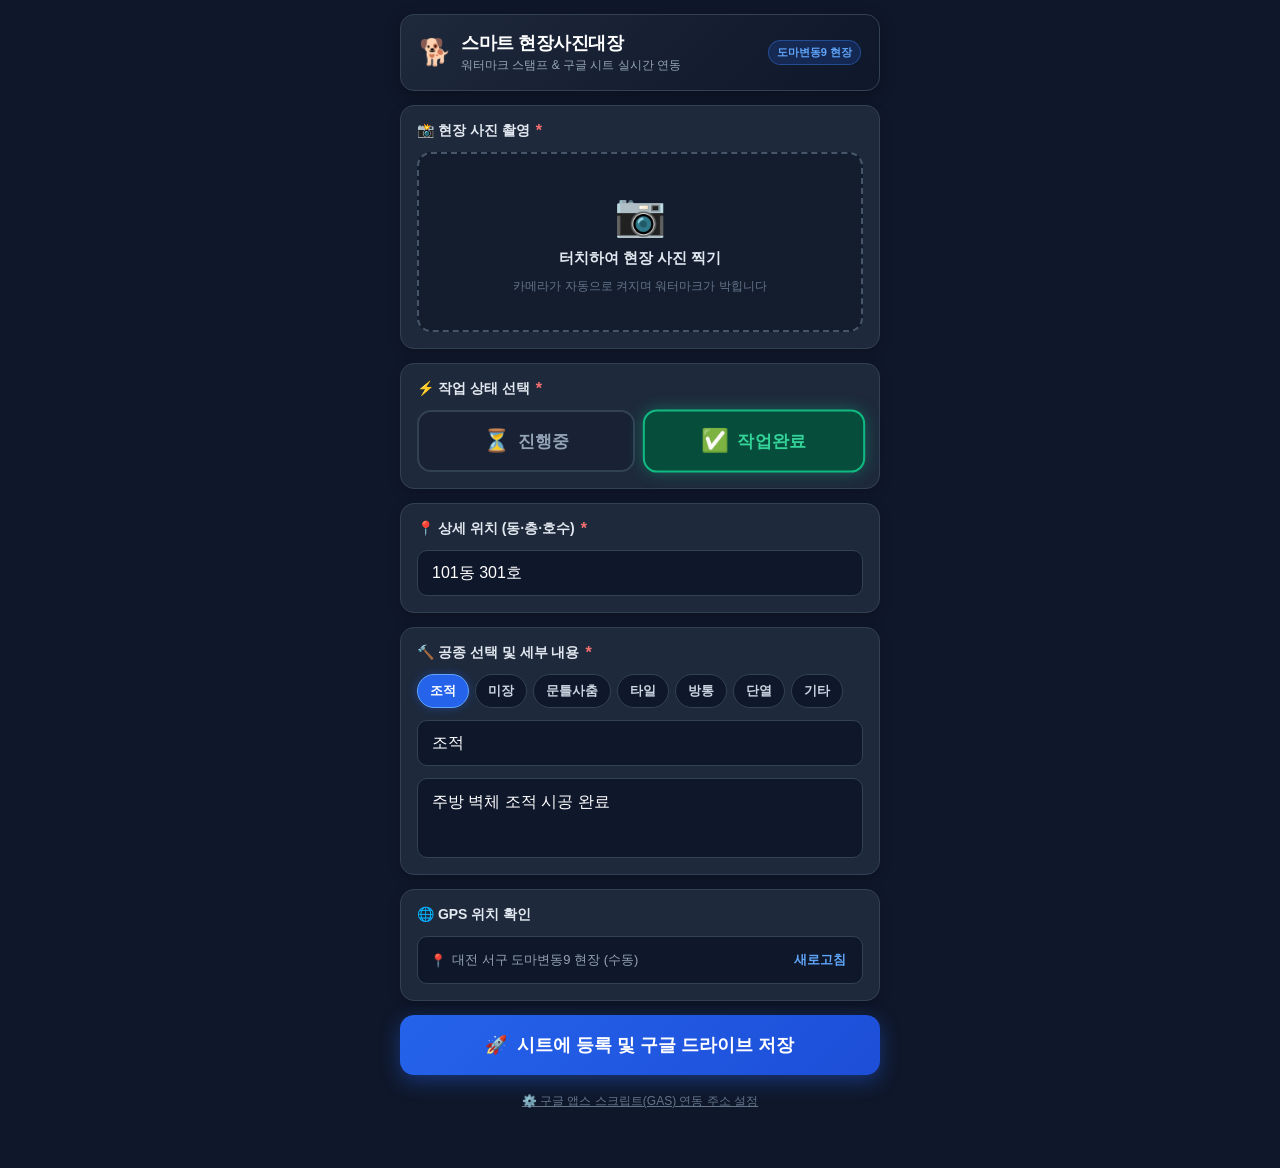
<file: 모바일_스마트_현장사진대장/index.html>
<!DOCTYPE html>
<html lang="ko">
<head>
  <meta charset="UTF-8">
  <meta name="viewport" content="width=device-width, initial-scale=1.0, maximum-scale=1.0, user-scalable=no">
  <title>🐕 뽀삐 스마트 현장사진대장 (모바일 현장용)</title>
  <style>
    :root {
      --primary: #2563eb;
      --primary-hover: #1d4ed8;
      --bg: #0f172a;
      --surface: #1e293b;
      --surface-border: #334155;
      --text: #f8fafc;
      --text-muted: #94a3b8;
      --success: #10b981;
      --success-bg: #064e3b;
      --warning: #f59e0b;
      --warning-bg: #78350f;
      --danger: #ef4444;
      --radius: 14px;
    }

    * {
      box-sizing: border-box;
      margin: 0;
      padding: 0;
      -webkit-tap-highlight-color: transparent;
      font-family: -apple-system, BlinkMacSystemFont, "Apple SD Gothic Neo", "Pretendard", Roboto, "Noto Sans KR", sans-serif;
    }

    body {
      background-color: var(--bg);
      color: var(--text);
      min-height: 100vh;
      padding: 14px;
      display: flex;
      flex-direction: column;
      align-items: center;
    }

    .container {
      width: 100%;
      max-width: 480px;
      display: flex;
      flex-direction: column;
      gap: 14px;
      padding-bottom: 40px;
    }

    /* 상단 헤더 */
    .header {
      background: linear-gradient(135deg, #1e293b, #0f172a);
      border: 1px solid var(--surface-border);
      border-radius: var(--radius);
      padding: 16px 18px;
      display: flex;
      align-items: center;
      justify-content: space-between;
      box-shadow: 0 4px 16px rgba(0,0,0,0.3);
    }
    .header-title {
      display: flex;
      align-items: center;
      gap: 10px;
    }
    .header-icon {
      font-size: 26px;
    }
    .header-text h1 {
      font-size: 18px;
      font-weight: 800;
      color: #fff;
      letter-spacing: -0.5px;
    }
    .header-text p {
      font-size: 12px;
      color: var(--text-muted);
      margin-top: 2px;
    }
    .gas-badge {
      background: rgba(37, 99, 235, 0.2);
      border: 1px solid rgba(59, 130, 246, 0.4);
      color: #60a5fa;
      font-size: 11px;
      font-weight: 700;
      padding: 4px 8px;
      border-radius: 20px;
    }

    /* 카드 공통 */
    .card {
      background: var(--surface);
      border: 1px solid var(--surface-border);
      border-radius: var(--radius);
      padding: 16px;
      display: flex;
      flex-direction: column;
      gap: 12px;
      box-shadow: 0 4px 12px rgba(0,0,0,0.2);
    }
    .card-label {
      font-size: 14px;
      font-weight: 700;
      color: #e2e8f0;
      display: flex;
      align-items: center;
      gap: 6px;
    }
    .card-label .req {
      color: #f87171;
      font-size: 16px;
    }

    /* 1. 작업 상태 큰 터치 버튼 */
    .status-group {
      display: grid;
      grid-template-columns: 1fr 1fr;
      gap: 10px;
    }
    .btn-status {
      display: flex;
      align-items: center;
      justify-content: center;
      gap: 8px;
      padding: 16px 8px;
      border-radius: var(--radius);
      border: 2px solid var(--surface-border);
      background: #182234;
      color: var(--text-muted);
      font-size: 17px;
      font-weight: 800;
      cursor: pointer;
      transition: all 0.15s ease;
      touch-action: manipulation;
    }
    .btn-status .icon {
      font-size: 22px;
    }
    /* 진행중 선택 */
    .btn-status[data-status="진행"].active {
      background: var(--warning-bg);
      border-color: var(--warning);
      color: #fbbf24;
      box-shadow: 0 0 16px rgba(245, 158, 11, 0.4);
      transform: scale(1.02);
    }
    /* 작업완료 선택 */
    .btn-status[data-status="완료"].active {
      background: var(--success-bg);
      border-color: var(--success);
      color: #34d399;
      box-shadow: 0 0 16px rgba(16, 185, 129, 0.4);
      transform: scale(1.02);
    }

    /* 2. 입력 인풋 스타일 */
    .input-field {
      width: 100%;
      background: #0f172a;
      border: 1.5px solid var(--surface-border);
      border-radius: 10px;
      padding: 13px 14px;
      font-size: 16px;
      color: #fff;
      outline: none;
      transition: border-color 0.2s;
    }
    .input-field:focus {
      border-color: var(--primary);
      box-shadow: 0 0 0 2px rgba(37,99,235,0.25);
    }
    .input-field::placeholder {
      color: #64748b;
      font-size: 14px;
    }
    textarea.input-field {
      resize: none;
      height: 80px;
    }

    /* 공종 빠른 선택 칩 */
    .trade-chips {
      display: flex;
      flex-wrap: wrap;
      gap: 6px;
    }
    .trade-chip {
      background: #0f172a;
      border: 1px solid #334155;
      padding: 7px 12px;
      border-radius: 20px;
      font-size: 13px;
      font-weight: 600;
      color: #cbd5e1;
      cursor: pointer;
      transition: all 0.15s;
    }
    .trade-chip.active {
      background: var(--primary);
      border-color: #60a5fa;
      color: #fff;
      box-shadow: 0 0 10px rgba(37,99,235,0.4);
    }

    /* GPS 위치 표시 박스 */
    .gps-box {
      background: #0f172a;
      border: 1px solid #334155;
      border-radius: 10px;
      padding: 10px 12px;
      display: flex;
      align-items: center;
      justify-content: space-between;
      font-size: 13px;
      color: #94a3b8;
    }
    .gps-text {
      display: flex;
      align-items: center;
      gap: 6px;
      overflow: hidden;
      text-overflow: ellipsis;
      white-space: nowrap;
    }
    .btn-refresh-gps {
      background: transparent;
      border: none;
      color: #60a5fa;
      font-size: 13px;
      font-weight: 700;
      cursor: pointer;
      padding: 4px;
    }

    /* 3. 사진 촬영 영역 */
    .photo-area {
      border: 2px dashed #475569;
      border-radius: var(--radius);
      padding: 16px;
      display: flex;
      flex-direction: column;
      align-items: center;
      justify-content: center;
      gap: 10px;
      background: #131d2e;
      cursor: pointer;
      position: relative;
      overflow: hidden;
      min-height: 180px;
    }
    .photo-area:active {
      background: #1a273e;
      border-color: var(--primary);
    }
    .photo-icon {
      font-size: 42px;
    }
    .photo-prompt {
      font-size: 15px;
      font-weight: 700;
      color: #e2e8f0;
      text-align: center;
    }
    .photo-sub {
      font-size: 12px;
      color: #64748b;
    }

    /* 워터마크 미리보기 캔버스/이미지 */
    #previewWrapper {
      display: none;
      width: 100%;
      flex-direction: column;
      gap: 8px;
    }
    #previewImg {
      width: 100%;
      border-radius: 10px;
      border: 1px solid var(--surface-border);
      box-shadow: 0 4px 12px rgba(0,0,0,0.4);
      display: block;
    }
    .btn-retake {
      background: #334155;
      color: #f1f5f9;
      border: none;
      padding: 9px;
      border-radius: 8px;
      font-size: 13px;
      font-weight: 700;
      cursor: pointer;
      display: flex;
      align-items: center;
      justify-content: center;
      gap: 6px;
    }

    /* 4. 최종 전송 큰 버튼 */
    .btn-submit {
      width: 100%;
      background: linear-gradient(135deg, #2563eb, #1d4ed8);
      color: #fff;
      border: none;
      border-radius: var(--radius);
      padding: 18px;
      font-size: 18px;
      font-weight: 800;
      cursor: pointer;
      display: flex;
      align-items: center;
      justify-content: center;
      gap: 10px;
      box-shadow: 0 6px 20px rgba(37, 99, 235, 0.4);
      transition: all 0.2s;
      touch-action: manipulation;
    }
    .btn-submit:disabled {
      background: #334155;
      color: #64748b;
      box-shadow: none;
      cursor: not-allowed;
    }
    .btn-submit:active:not(:disabled) {
      transform: scale(0.98);
    }

    /* 로딩 모달 */
    .modal-overlay {
      position: fixed;
      top: 0; left: 0; right: 0; bottom: 0;
      background: rgba(0,0,0,0.75);
      backdrop-filter: blur(4px);
      display: none;
      align-items: center;
      justify-content: center;
      z-index: 1000;
      padding: 20px;
    }
    .modal-box {
      background: #1e293b;
      border: 1px solid #475569;
      border-radius: 18px;
      padding: 24px;
      width: 100%;
      max-width: 380px;
      display: flex;
      flex-direction: column;
      align-items: center;
      gap: 14px;
      text-align: center;
    }
    .spinner {
      width: 48px;
      height: 48px;
      border: 4px solid #334155;
      border-top-color: #3b82f6;
      border-radius: 50%;
      animation: spin 0.8s linear infinite;
    }
    @keyframes spin {
      to { transform: rotate(360deg); }
    }
    .modal-title {
      font-size: 17px;
      font-weight: 800;
      color: #fff;
    }
    .modal-desc {
      font-size: 13px;
      color: #94a3b8;
      line-height: 1.4;
    }

    /* 설정(GAS URL) 접이식 */
    .settings-bar {
      font-size: 12px;
      color: #64748b;
      text-align: center;
      cursor: pointer;
      text-decoration: underline;
      padding: 4px;
    }
    #settingsArea {
      display: none;
      background: #1e293b;
      border: 1px solid #334155;
      border-radius: 10px;
      padding: 12px;
      gap: 8px;
      flex-direction: column;
    }
  </style>
</head>
<body>

  <div class="container">
    <!-- 헤더 -->
    <header class="header">
      <div class="header-title">
        <span class="header-icon">🐕</span>
        <div class="header-text">
          <h1>스마트 현장사진대장</h1>
          <p>워터마크 스탬프 & 구글 시트 실시간 연동</p>
        </div>
      </div>
      <span class="gas-badge">도마변동9 현장</span>
    </header>

    <!-- 1. 사진 촬영 및 워터마크 미리보기 -->
    <div class="card">
      <div class="card-label">
        <span>📸 현장 사진 촬영</span>
        <span class="req">*</span>
      </div>

      <input type="file" id="cameraInput" accept="image/*" capture="environment" style="display:none;">

      <div class="photo-area" id="photoDropArea" onclick="document.getElementById('cameraInput').click()">
        <span class="photo-icon">📷</span>
        <span class="photo-prompt">터치하여 현장 사진 찍기</span>
        <span class="photo-sub">카메라가 자동으로 켜지며 워터마크가 박힙니다</span>
      </div>

      <!-- 워터마크 합성 미리보기 -->
      <div id="previewWrapper">
        <img id="previewImg" alt="워터마크 미리보기">
        <button type="button" class="btn-retake" onclick="document.getElementById('cameraInput').click()">
          🔄 사진 다시 찍기
        </button>
      </div>

      <!-- 숨겨진 워터마크 합성 캔버스 -->
      <canvas id="watermarkCanvas" style="display:none;"></canvas>
    </div>

    <!-- 2. 작업 상태 (큰 버튼) -->
    <div class="card">
      <div class="card-label">
        <span>⚡ 작업 상태 선택</span>
        <span class="req">*</span>
      </div>
      <div class="status-group">
        <button type="button" class="btn-status" data-status="진행" onclick="selectStatus('진행')">
          <span class="icon">⏳</span> 진행중
        </button>
        <button type="button" class="btn-status active" data-status="완료" onclick="selectStatus('완료')">
          <span class="icon">✅</span> 작업완료
        </button>
      </div>
    </div>

    <!-- 3. 상세 위치 수기 입력 (동·호수) -->
    <div class="card">
      <div class="card-label">
        <span>📍 상세 위치 (동·층·호수)</span>
        <span class="req">*</span>
      </div>
      <input type="text" id="detailLocation" class="input-field" 
             placeholder="예: 101동 301호 (또는 103동 지하1층)" 
             value="101동 301호" oninput="updateWatermarkIfImageExists()">
    </div>

    <!-- 4. 공종 선택 및 세부 작업 내용 -->
    <div class="card">
      <div class="card-label">
        <span>🔨 공종 선택 및 세부 내용</span>
        <span class="req">*</span>
      </div>

      <!-- 빠른 공종 칩 -->
      <div class="trade-chips">
        <span class="trade-chip active" onclick="selectTrade('조적')">조적</span>
        <span class="trade-chip" onclick="selectTrade('미장')">미장</span>
        <span class="trade-chip" onclick="selectTrade('문틀사춤')">문틀사춤</span>
        <span class="trade-chip" onclick="selectTrade('타일')">타일</span>
        <span class="trade-chip" onclick="selectTrade('방통')">방통</span>
        <span class="trade-chip" onclick="selectTrade('단열')">단열</span>
        <span class="trade-chip" onclick="selectTrade('기타')">기타</span>
      </div>

      <input type="text" id="tradeInput" class="input-field" 
             placeholder="공종 직접 입력 (예: 문틀사춤)" value="조적"
             oninput="updateWatermarkIfImageExists()">

      <textarea id="workDesc" class="input-field" 
                placeholder="세부 작업 내용 및 부위를 적어주세요&#10;(예: 안방/거실 조적 쌓기 완료, 줄눈 검측 대기)"
                oninput="updateWatermarkIfImageExists()">주방 벽체 조적 시공 완료</textarea>
    </div>

    <!-- 5. GPS 위치 확인 -->
    <div class="card">
      <div class="card-label">
        <span>🌐 GPS 위치 확인</span>
      </div>
      <div class="gps-box">
        <div class="gps-text">
          <span>📍</span>
          <span id="gpsAddressText">위치 정보 수신 중...</span>
        </div>
        <button type="button" class="btn-refresh-gps" onclick="fetchGPSLocation()">새로고침</button>
      </div>
    </div>

    <!-- 6. 최종 전송 버튼 -->
    <button type="button" id="btnSubmit" class="btn-submit" onclick="submitPhotoRecord()">
      <span>🚀</span>
      <span>시트에 등록 및 구글 드라이브 저장</span>
    </button>

    <!-- 설정(GAS 웹앱 URL 변경) -->
    <span class="settings-bar" onclick="toggleSettings()">⚙️ 구글 앱스 스크립트(GAS) 연동 주소 설정</span>
    <div id="settingsArea">
      <label style="font-size:12px; color:#cbd5e1;">구글 앱스 스크립트 웹앱 URL (배포 주소):</label>
      <input type="text" id="gasUrlInput" class="input-field" style="font-size:12px; padding:8px;"
             placeholder="https://script.google.com/macros/s/.../exec">
      <button type="button" class="btn-retake" onclick="saveGasUrl()">설정 주소 저장</button>
    </div>
  </div>

  <!-- 전송 중 로딩 모달 -->
  <div id="loadingModal" class="modal-overlay">
    <div class="modal-box">
      <div class="spinner"></div>
      <div class="modal-title" id="modalTitle">사진 워터마크 처리 및 전송 중...</div>
      <div class="modal-desc" id="modalDesc">구글 드라이브에 사진을 저장하고<br>현장관리대장 시트에 등록하고 있습니다.</div>
    </div>
  </div>

  <!-- 완료 알림 모달 -->
  <div id="successModal" class="modal-overlay">
    <div class="modal-box">
      <div style="font-size:48px;">🎉</div>
      <div class="modal-title" style="color:#34d399;">등록 완료!</div>
      <div class="modal-desc" id="successDesc">구글 시트와 현장 대시보드에<br>성공적으로 저장되었습니다.</div>
      <button type="button" class="btn-submit" style="padding:12px; font-size:15px; margin-top:8px;" onclick="resetFormForNext()">
        다음 사진 찍기
      </button>
    </div>
  </div>

  <script>
    // 전역 상태
    let currentStatus = "완료";
    let currentTrade = "조적";
    let currentRawImage = null;
    let watermarkedBase64 = null;
    let currentGPS = "대전 서구 도마변동9 현장 (GPS 자동)";
    let currentCoord = "";

    // 기본 GAS URL (로컬 스토리지에 저장된 값이 있으면 우선 사용)
    const DEFAULT_GAS_URL = "https://script.google.com/macros/s/AKfycbx_SAMPLE_DEPLOYMENT_ID/exec";

    window.addEventListener("DOMContentLoaded", () => {
      fetchGPSLocation();
      const savedUrl = localStorage.getItem("POPPY_GAS_URL") || DEFAULT_GAS_URL;
      document.getElementById("gasUrlInput").value = savedUrl;

      // 카메라 인풋 리스너
      document.getElementById("cameraInput").addEventListener("change", handlePhotoSelected);
    });

    // 상태 선택 버튼
    function selectStatus(status) {
      currentStatus = status;
      document.querySelectorAll(".btn-status").forEach(btn => {
        if (btn.getAttribute("data-status") === status) {
          btn.classList.add("active");
        } else {
          btn.classList.remove("active");
        }
      });
      updateWatermarkIfImageExists();
    }

    // 공종 칩 선택
    function selectTrade(trade) {
      currentTrade = trade;
      document.getElementById("tradeInput").value = trade;
      document.querySelectorAll(".trade-chip").forEach(chip => {
        if (chip.textContent.trim() === trade) {
          chip.classList.add("active");
        } else {
          chip.classList.remove("active");
        }
      });
      updateWatermarkIfImageExists();
    }

    // GPS 위치 획득
    function fetchGPSLocation() {
      const el = document.getElementById("gpsAddressText");
      el.textContent = "위치 탐색 중...";
      if (!navigator.geolocation) {
        currentGPS = "GPS 미지원 단말기";
        el.textContent = currentGPS;
        return;
      }
      navigator.geolocation.getCurrentPosition(
        (pos) => {
          const lat = pos.coords.latitude.toFixed(6);
          const lng = pos.coords.longitude.toFixed(6);
          currentCoord = `${lat}, ${lng}`;
          currentGPS = `GPS(${lat}, ${lng})`;
          el.textContent = `📍 ${currentGPS}`;
          updateWatermarkIfImageExists();
        },
        (err) => {
          currentGPS = "대전 서구 도마변동9 현장 (수동)";
          el.textContent = currentGPS;
        },
        { enableHighAccuracy: true, timeout: 7000 }
      );
    }

    // 사진 촬영 후 처리
    function handlePhotoSelected(e) {
      const file = e.target.files[0];
      if (!file) return;

      const reader = new FileReader();
      reader.onload = (event) => {
        const img = new Image();
        img.onload = () => {
          currentRawImage = img;
          renderWatermark();
        };
        img.src = event.target.result;
      };
      reader.readAsDataURL(file);
    }

    function updateWatermarkIfImageExists() {
      if (currentRawImage) {
        renderWatermark();
      }
    }

    // [핵심] 캔버스 워터마크 렌더링 (상세위치 + 작업상태 선명한 인쇄)
    function renderWatermark() {
      if (!currentRawImage) return;

      const canvas = document.getElementById("watermarkCanvas");
      const ctx = canvas.getContext("2d");

      // 사진 크기 유지 (고해상도 보정)
      const maxDim = 1600; // 현장용 최적 선명도
      let w = currentRawImage.width;
      let h = currentRawImage.height;
      if (w > maxDim || h > maxDim) {
        if (w > h) {
          h = Math.round((h * maxDim) / w);
          w = maxDim;
        } else {
          w = Math.round((w * maxDim) / h);
          h = maxDim;
        }
      }
      canvas.width = w;
      canvas.height = h;

      // 원본 사진 드로잉
      ctx.drawImage(currentRawImage, 0, 0, w, h);

      // 워터마크 정보 구성
      const loc = document.getElementById("detailLocation").value.trim() || "위치 미입력";
      const trade = document.getElementById("tradeInput").value.trim() || currentTrade;
      const desc = document.getElementById("workDesc").value.trim() || "-";
      const now = new Date();
      const dateStr = now.getFullYear() + "-" + 
                      String(now.getMonth() + 1).padStart(2, "0") + "-" + 
                      String(now.getDate()).padStart(2, "0") + " " + 
                      String(now.getHours()).padStart(2, "0") + ":" + 
                      String(now.getMinutes()).padStart(2, "0");

      // 워터마크 스탬프 박스 (우측 하단 배치)
      const pad = Math.max(14, Math.round(w * 0.018));
      const boxW = Math.min(w * 0.88, 540);
      const boxH = Math.round(boxW * 0.38);
      const boxX = w - boxW - pad;
      const boxY = h - boxH - pad;

      // 1. 다크 반투명 카드 배경
      ctx.save();
      ctx.fillStyle = "rgba(15, 23, 42, 0.86)";
      ctx.strokeStyle = "rgba(255, 255, 255, 0.25)";
      ctx.lineWidth = 2;
      roundRect(ctx, boxX, boxY, boxW, boxH, 12, true, true);

      // 2. 상태 뱃지 (진행: 주황, 완료: 에메랄드)
      const isDone = (currentStatus === "완료");
      const badgeText = isDone ? "✅ [완료]" : "⏳ [진행]";
      const badgeBg = isDone ? "#10b981" : "#f59e0b";
      const badgeW = Math.round(boxW * 0.23);
      const badgeH = Math.round(boxH * 0.22);
      const badgeX = boxX + boxW - badgeW - 12;
      const badgeY = boxY + 12;

      ctx.fillStyle = badgeBg;
      roundRect(ctx, badgeX, badgeY, badgeW, badgeH, 6, true, false);
      ctx.fillStyle = "#ffffff";
      ctx.font = `bold ${Math.round(badgeH * 0.62)}px sans-serif`;
      ctx.textAlign = "center";
      ctx.textBaseline = "middle";
      ctx.fillText(badgeText, badgeX + badgeW / 2, badgeY + badgeH / 2 + 1);

      // 3. 텍스트 라인 드로잉
      ctx.textAlign = "left";
      ctx.textBaseline = "top";
      const textX = boxX + 16;
      let textY = boxY + 14;
      const baseFontSize = Math.round(boxH * 0.16);

      // 라인 1: 📍 [상세 위치] (크고 선명한 형광/화이트)
      ctx.font = `800 ${Math.round(baseFontSize * 1.25)}px sans-serif`;
      ctx.fillStyle = "#fef08a"; // 형광 옐로우로 눈에 팍 띄게
      ctx.fillText(`📍 ${loc}`, textX, textY);

      // 라인 2: 🔨 [공종 / 세부내용]
      textY += Math.round(baseFontSize * 1.55);
      ctx.font = `700 ${baseFontSize}px sans-serif`;
      ctx.fillStyle = "#ffffff";
      const summaryText = `🔨 [${trade}] ${desc}`.substring(0, 28);
      ctx.fillText(summaryText, textX, textY);

      // 라인 3: 📅 일시 & GPS
      textY += Math.round(baseFontSize * 1.35);
      ctx.font = `500 ${Math.round(baseFontSize * 0.88)}px sans-serif`;
      ctx.fillStyle = "#cbd5e1";
      ctx.fillText(`📅 ${dateStr}  |  ${currentGPS}`, textX, textY);

      ctx.restore();

      // 결과 생성 및 미리보기 노출
      watermarkedBase64 = canvas.toDataURL("image/jpeg", 0.88);
      document.getElementById("previewImg").src = watermarkedBase64;
      document.getElementById("previewWrapper").style.display = "flex";
      document.getElementById("photoDropArea").style.display = "none";
    }

    // 둥근 사각형 헬퍼
    function roundRect(ctx, x, y, width, height, radius, fill, stroke) {
      ctx.beginPath();
      ctx.moveTo(x + radius, y);
      ctx.lineTo(x + width - radius, y);
      ctx.quadraticCurveTo(x + width, y, x + width, y + radius);
      ctx.lineTo(x + width, y + height - radius);
      ctx.quadraticCurveTo(x + width, y + height, x + width - radius, y + height);
      ctx.lineTo(x + radius, y + height);
      ctx.quadraticCurveTo(x, y + height, x, y + height - radius);
      ctx.lineTo(x, y + radius);
      ctx.quadraticCurveTo(x, y, x + radius, y);
      ctx.closePath();
      if (fill) ctx.fill();
      if (stroke) ctx.stroke();
    }

    // [전송] 구글 앱스 스크립트(GAS) WebApp으로 POST
    async function submitPhotoRecord() {
      if (!watermarkedBase64) {
        alert("먼저 현장 사진을 촬영해 주세요!");
        document.getElementById("cameraInput").click();
        return;
      }

      const loc = document.getElementById("detailLocation").value.trim();
      if (!loc) {
        alert("상세 위치(예: 101동 301호)를 입력해 주세요!");
        document.getElementById("detailLocation").focus();
        return;
      }

      const trade = document.getElementById("tradeInput").value.trim() || currentTrade;
      const desc = document.getElementById("workDesc").value.trim();
      const gasUrl = localStorage.getItem("POPPY_GAS_URL") || document.getElementById("gasUrlInput").value.trim();

      if (!gasUrl || gasUrl.includes("SAMPLE_DEPLOYMENT_ID")) {
        alert("하단 '⚙️ 구글 앱스 스크립트 연동 주소 설정'에 배포하신 Web App URL을 먼저 넣어주세요!");
        toggleSettings(true);
        return;
      }

      // 동, 층, 호수 자동 분리 파싱
      const parsed = parseDongFloorUnit(loc);

      // 전송용 페이로드
      const payload = {
        action: "upload_photo_record",
        imageBase64: watermarkedBase64,
        dong: parsed.dong,
        floor: parsed.floor,
        unit: parsed.unit,
        detailLocation: loc,
        trade: trade,
        status: currentStatus,
        description: desc,
        gps: currentGPS,
        coord: currentCoord,
        timestamp: new Date().toISOString()
      };

      showModal("loadingModal");

      // 1. 구글 앱스 스크립트 내부 실행 환경 (URL 입력 불필요, 100% 직통 저장)
      if (typeof google !== 'undefined' && google.script && google.script.run) {
        google.script.run
          .withSuccessHandler(function(result) {
            hideModal("loadingModal");
            if (result && result.success) {
              document.getElementById("successDesc").innerHTML = 
                `<strong>${loc} [${trade}] (${currentStatus})</strong><br>구글 드라이브 및 대시보드 시트에 쏙 들어갔습니다!`;
              showModal("successModal");
            } else {
              alert("저장 오류: " + (result ? result.message : "알 수 없는 오류"));
            }
          })
          .withFailureHandler(function(err) {
            hideModal("loadingModal");
            alert("구글 저장 중 오류가 발생했습니다: " + (err.message || err));
          })
          .processPhotoRecord(payload);
        return;
      }

      // 2. 외부 브라우저 / REST API 호출 폴백
      try {
        const response = await fetch(gasUrl, {
          method: "POST",
          headers: { "Content-Type": "text/plain;charset=utf-8" },
          body: JSON.stringify(payload)
        });

        const result = await response.json();
        hideModal("loadingModal");

        if (result.success) {
          document.getElementById("successDesc").innerHTML = 
            `<strong>${loc} [${trade}] (${currentStatus})</strong><br>구글 드라이브 및 대시보드 시트에 쏙 들어갔습니다!`;
          showModal("successModal");
        } else {
          alert("저장 오류 발생: " + (result.message || "알 수 없는 오류"));
        }
      } catch (err) {
        hideModal("loadingModal");
        console.warn("전송 실패:", err);
        alert("전송 중 네트워크 오류가 발생했습니다. 구글 앱스 스크립트 권한이나 주소를 확인해 주세요.");
      }
    }

    // 동, 층, 호수 스마트 분리
    function parseDongFloorUnit(str) {
      let dong = "";
      let floor = "";
      let unit = "";

      const dongMatch = str.match(/([0-9]{3,4})\s*동/);
      if (dongMatch) dong = dongMatch[1] + "동";

      const unitMatch = str.match(/([0-9]{3,4})\s*호/);
      if (unitMatch) {
        unit = unitMatch[1] + "호";
        const uNum = parseInt(unitMatch[1], 10);
        if (uNum >= 100) {
          const fNum = Math.floor(uNum / 100);
          floor = String(fNum).padStart(2, "0") + "F";
        }
      }

      if (!floor) {
        const floorMatch = str.match(/(지하\s*[0-9]+층|[0-9]{1,2}\s*[fF층])/);
        if (floorMatch) floor = floorMatch[1];
      }

      return {
        dong: dong || "101동",
        floor: floor || "01F",
        unit: unit || str
      };
    }

    // 다음 사진을 위해 폼 리셋
    function resetFormForNext() {
      hideModal("successModal");
      currentRawImage = null;
      watermarkedBase64 = null;
      document.getElementById("previewWrapper").style.display = "none";
      document.getElementById("photoDropArea").style.display = "flex";
      document.getElementById("cameraInput").value = "";
    }

    function showModal(id) {
      document.getElementById(id).style.display = "flex";
    }
    function hideModal(id) {
      document.getElementById(id).style.display = "none";
    }

    function toggleSettings(forceOpen) {
      const el = document.getElementById("settingsArea");
      if (forceOpen || el.style.display !== "flex") {
        el.style.display = "flex";
      } else {
        el.style.display = "none";
      }
    }

    function saveGasUrl() {
      const url = document.getElementById("gasUrlInput").value.trim();
      if (!url) return;
      localStorage.setItem("POPPY_GAS_URL", url);
      alert("✅ 구글 앱스 스크립트 웹앱 주소가 저장되었습니다!");
      toggleSettings(false);
    }
  </script>
</body>
</html>
</file>
